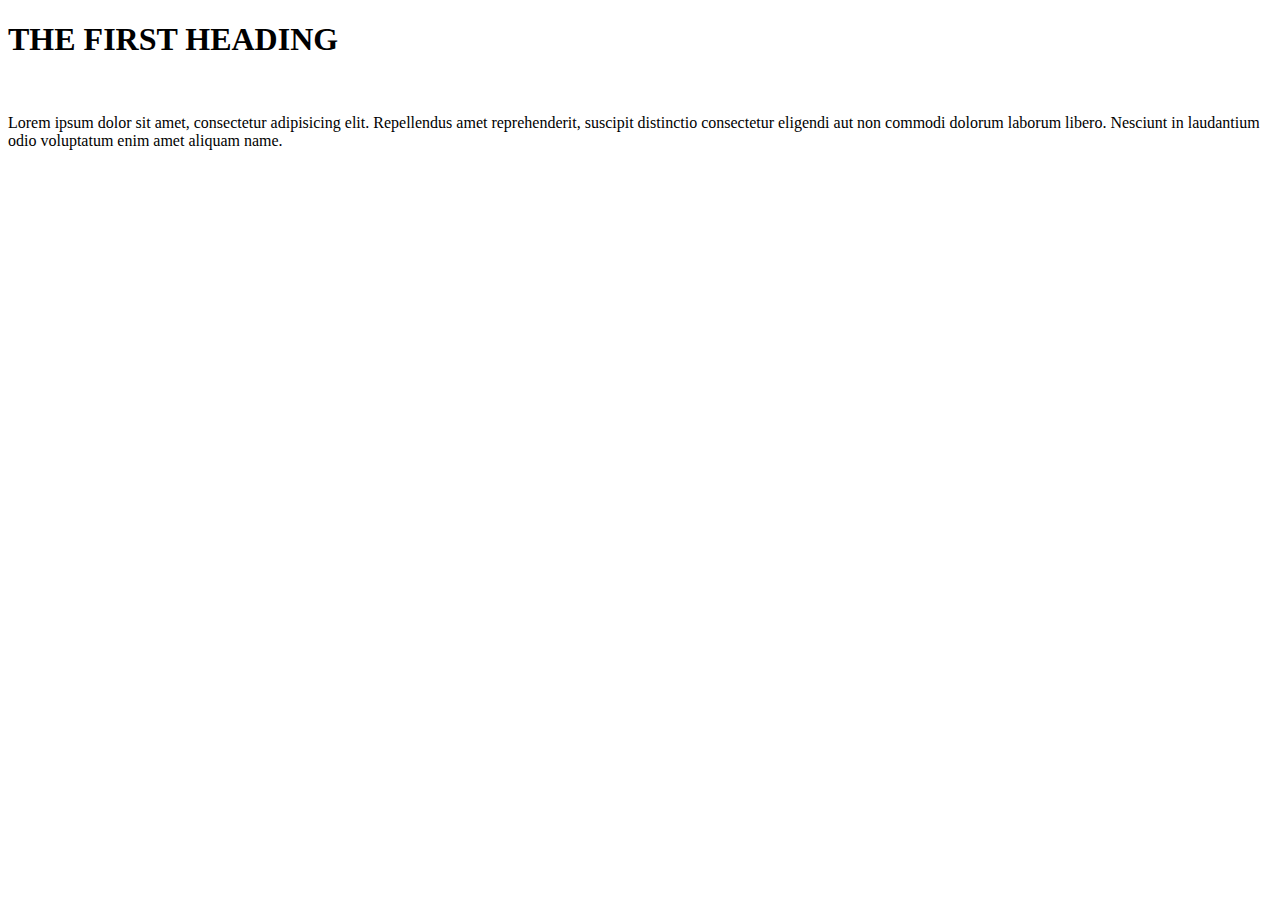
<file: index.html>
<!DOCTYPE html>

<html>

<head>
    <title>
        My Demo website
    </title>
</head>
<!--Just kidding -->
<h1>THE FIRST HEADING</h1>
<br>
<body>
    <p>Lorem ipsum dolor sit amet, consectetur adipisicing elit. Repellendus amet reprehenderit, 
    suscipit distinctio consectetur eligendi aut non commodi dolorum laborum libero. Nesciunt in 
    laudantium odio voluptatum enim amet aliquam name.</p> 
</body>
</html>
</file>
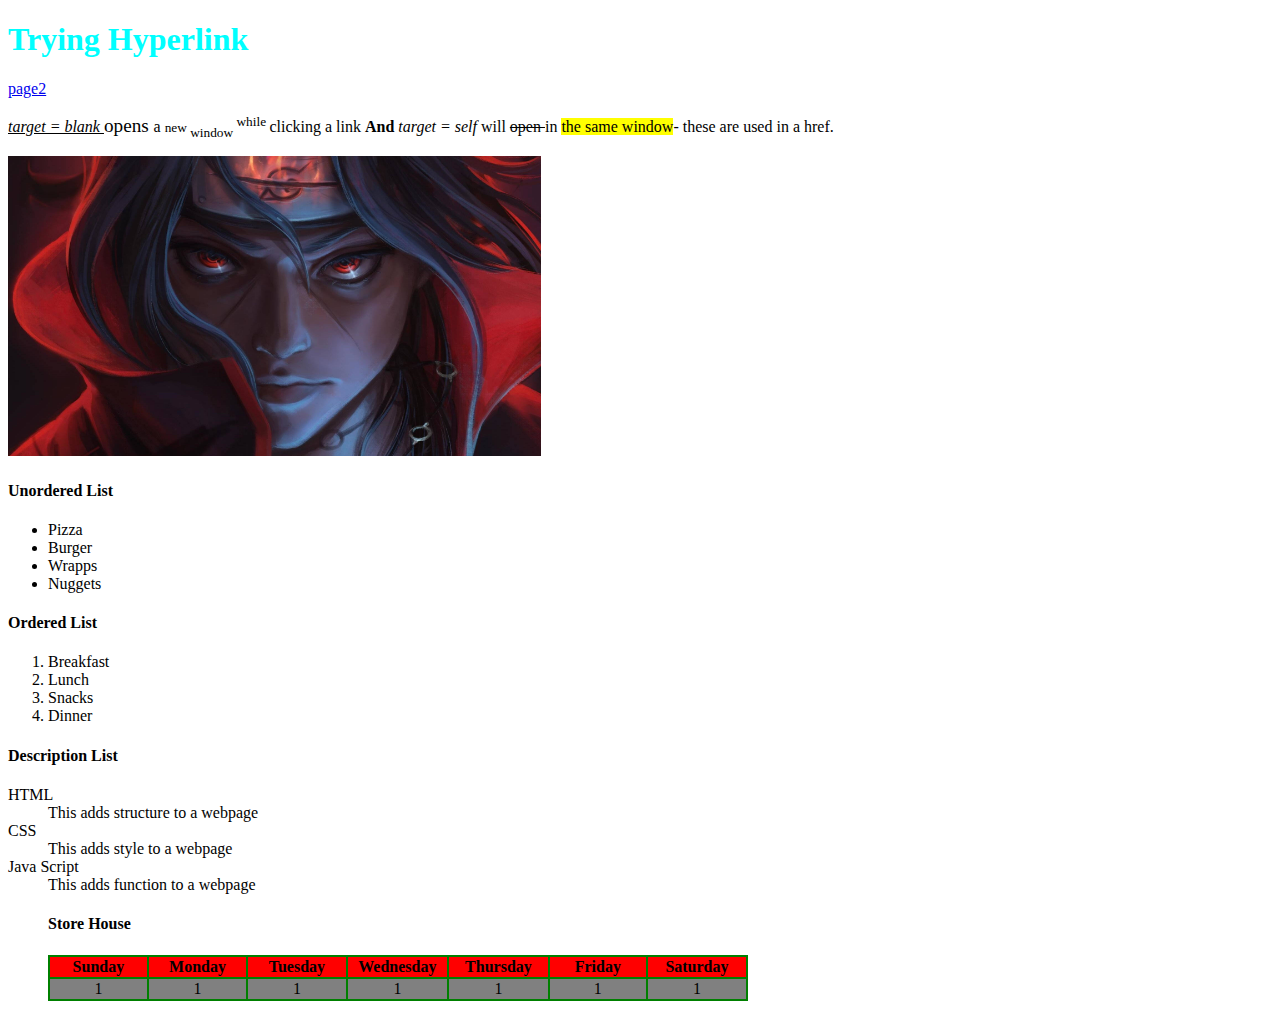
<file: First.html>
<!DOCTYPE html>
<html>
<head>
    <meta charset="UTF-8" />
    <title>My First Website</title>
    <meta name="Description" content="making first website">
    <meta name="author" content="Sidharth R S"> 
    <meta name="viewport" content="width=device-width, initial-scale=1.0">
    <meta http-equiv="refresh" content="100">
</head>
<body>
    <h1 style="color: cyan;">Trying Hyperlink</h1>
    <a href="page2.html" target="_self" title="This takes you to page2">
        page2
        </a>
    <p> <i> <ins> target = blank </ins> </i> <big> opens </big> a <small> new </small> <sub> window </sub> <sup> while </sup> clicking a link <b> And </b> <i> target = self </i> will <del> open </del> in <mark> the same window</mark>- these are used in a href.</p>
    <a href="https://en.wikipedia.org/wiki/Itachi_Uchiha">
    <img src="itachi.jpg" height="300" alt="This is a image of Itachi" title="Itachi image" >
    </a>
    <h4>Unordered List</h4>
    <ul>
        <li>Pizza</li>
        <li>Burger</li>
        <li>Wrapps</li>
        <li>Nuggets</li>
    </ul>
    <h4>Ordered List</h4>
    <ol>
        
        <li>Breakfast</li>
        <li>Lunch</li>
        <li>Snacks</li>
        <li>Dinner</li>
    </ol>
    <h4>Description List</h4>
    <ds>
        
        <dt>HTML</dt>
        <dd>This adds structure to a webpage</dd>
        <dt>CSS</dt>
        <dd>This adds style to a webpage
        <dt>Java Script</dt>
        <dd>This adds function to a webpage
    <h4>Store House</h4>
    <table bgcolor="green" width="700" >
        <tr bgcolor="red" >
            <th width="100">Sunday</th>
            <th width="100">Monday</th>
            <th width="100">Tuesday</th>
            <th width="100">Wednesday</th>
            <th width="100">Thursday</th>
            <th width="100">Friday</th>
            <th width="100">Saturday</th>
        </tr>
        <tr bgcolor="grey" align="center">
            <td>1</td>
            <td>1</td>
            <td>1</td>
            <td>1</td>
            <td>1</td>
            <td>1</td>
            <td>1</td>

        </tr>
    </table>

</body>
</html>
</file>
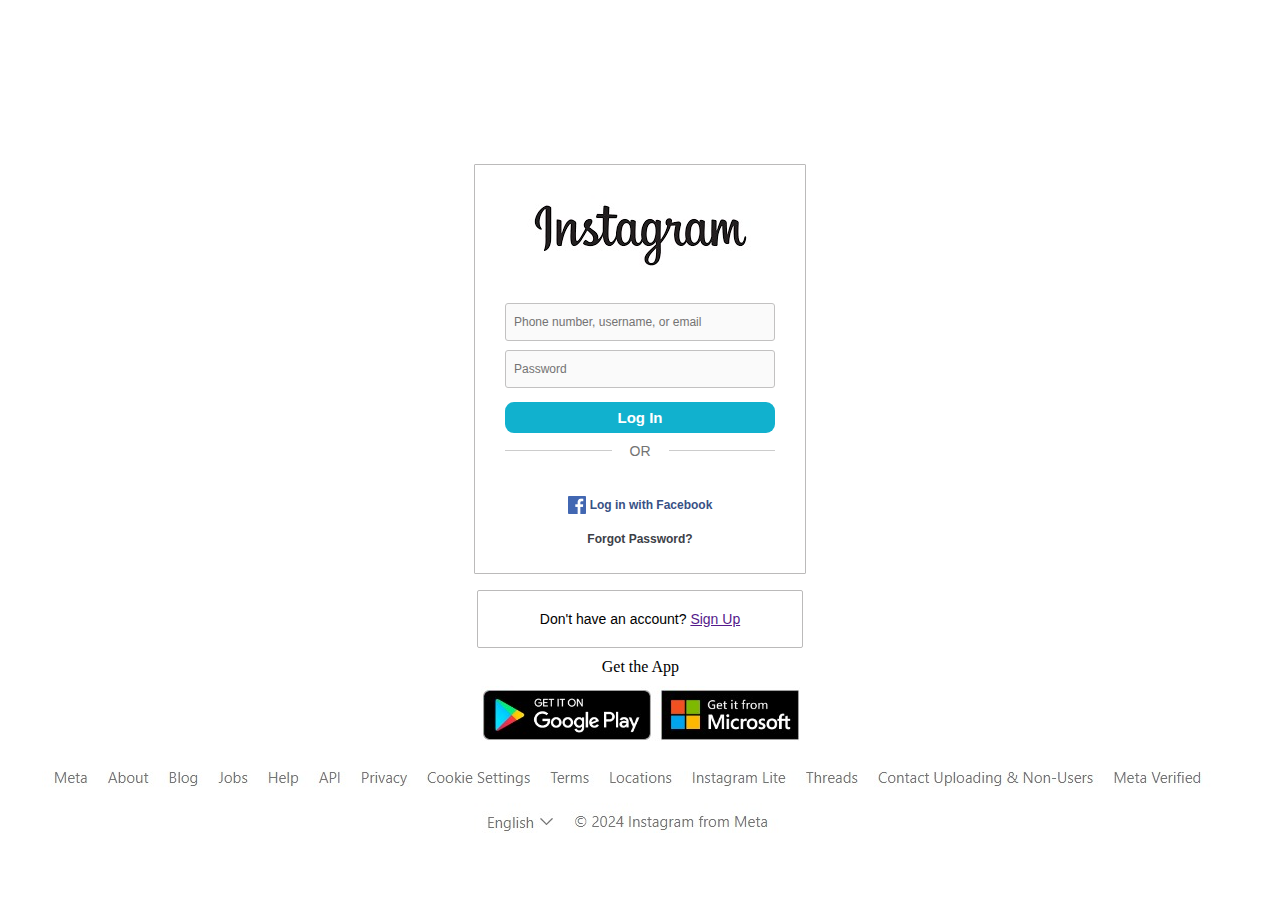
<file: Instagram/Clone1.html>
<!DOCTYPE html>
<html lang="en">
<head>
    <meta charset="UTF-8">
    <meta name="viewport" content="width=device-width, initial-scale=1.0">
    <title>Instagram Login Page</title>
    <link rel="stylesheet" href="style1.css">
</head>
<body>
    <div class="container">
        <div class="content">
            <img src="exact logo.jpg" alt="">
            <form action="#" class="form">
                <div class="inputs">
                    <label for="">
                        <input type="text" required="">
                        <span>Phone number, username, or email</span>
                    </label>
                    <label for="">
                        <input type="password" required="">
                        <span>Password</span>
                    </label>
                </div>
                <button>Log In</button>
            </form>
            <div class="seperator">
                <span></span>
                <span>OR</span>
                <span></span>
            </div>
            <div class="forgot-button">
                <button>
                    <img src="facebook-logo.png"alt=""></img>
                    <span><a href="">Log in with Facebook</a></span>
                </button>
                <button>Forgot Password?</button>
            </div>
        </div>
    </div>
    <div class="sign">
        <p>Don't have an account? <a href="">Sign Up</a></p>
    </div>
    <div class="playstore">
        <p>Get the App</p>
        <img src="playstore.jpg"alt=""></img> 
    </div>
    <div class="footer">
        <img src="footer.jpg"alt=""></img>
    </div>
   
</body>
</html>
</file>
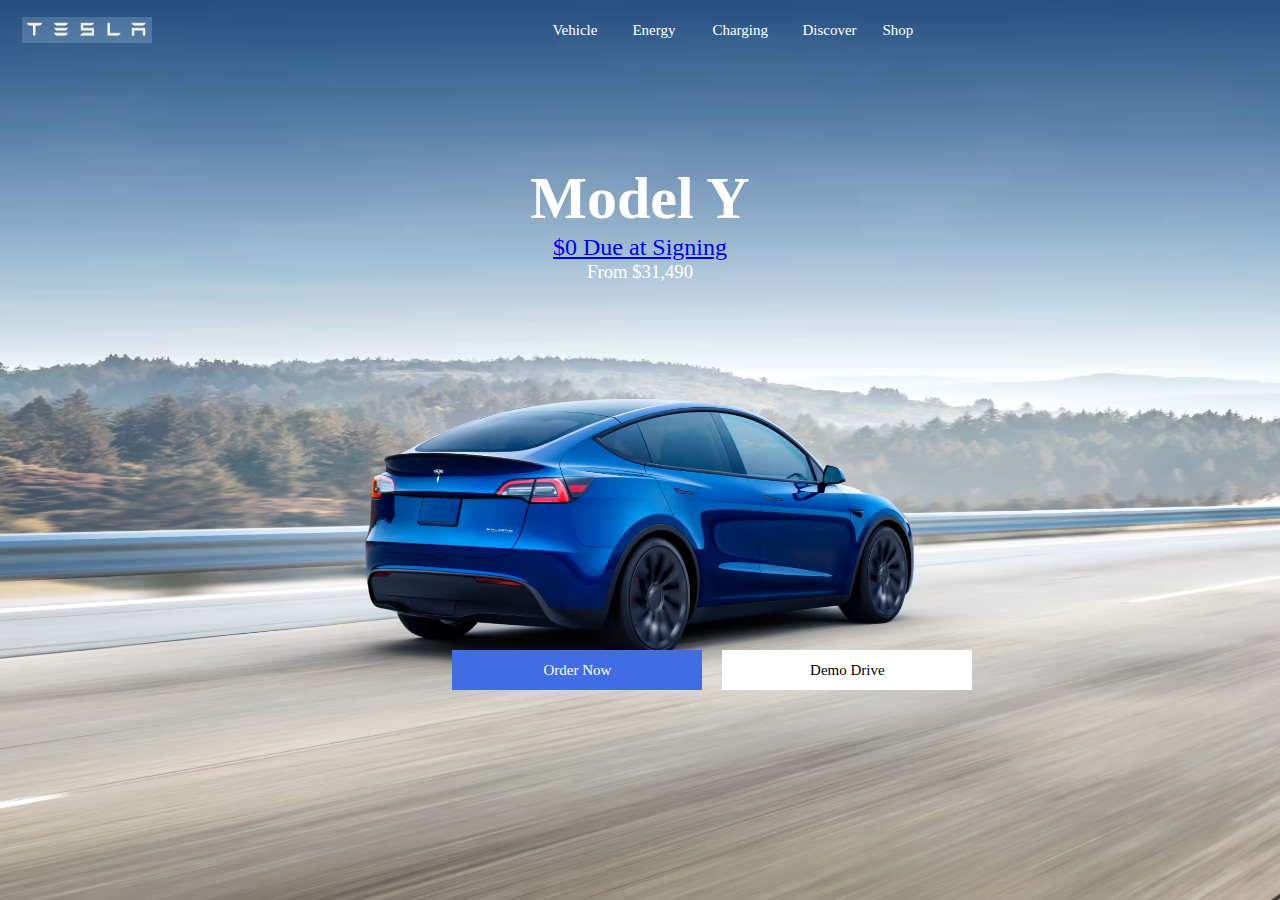
<file: Tesla/Clone.html>
<!DOCTYPE html>
<html>
<head>
    <meta name="viewport" content="width=device-width, initial-scale=1.0">
    <title>Tesla Website Clone</title>
    <link rel="stylesheet" href="style.css">
</head>
<body>
    <div class="header">
        <nav>
            <img src="teslalogo.jpg" class="logo">
            <button class="a">Vehicle</button>
            <button class="b">Energy</button>
            <button class="c">Charging</button>
            <button class="d">Discover</button>
            <button class="e">Shop</button>
            <button class="que"><img src="que.jpg"></button>
            <button class="web"><img src="web.jpg"></button>
            <button class="profile"><img src="profile.jpg"></button>
        </nav>
        <div class="header-content">
            <h1>Model Y</h1>
            <h2 style="color: #fff;"><a href="$0 Due at Signing.html">$0 Due at Signing</a></h3>
            <h3>From $31,490</h3>
        </div>
        <div>
            <button class="order">Order Now</button>
            <button class="demo">Demo Drive</button>
        </div>
    </div>
</body>
</html>
</file>
<file: Instagram/style1.css>
*{
    margin: 0;
    padding: 0;
    box-sizing: border-box;
}
body{padding-top: 100px;
    width: 100%;
    height: 100vh;
    display: flex;
    align-items: center;
    justify-content: center;
    flex-direction: column;
}
.container{
    border: 1px solid #bbbaba;
    padding: 4px 30px 10px 30px;
    background: #fff;
    font-family: sans-serif;
    color: #737373;
    border-radius: 1px;
    text-align: center;
}
.content{
    padding: 10px 0;
}
.content image{
    padding-top: 20px;
    padding: 200px ;
    margin-bottom: 50px;
}
.form{
    display: flex;
    flex-direction: column;
    row-gap: 14px;
}
.inputs{
    display: flex;
    flex-direction: column;
    row-gap: 9px;
}
.content label{
    display: flex;
    align-items: center;
    width: 270px;
    height: 38px;
    position: relative;
    border: 1px solid #c2c1c1;
    background: rgb(250, 250, 250);
    border-radius: 3px;  
}
.content label span{
    align-items: center;
    position: absolute;
    left: 8px;
    font-size: 12px;
}
.content input{
    border: 0;
    background: transparent;
    font-size: 12px;
    outline: none;
    padding: 9px 8px 7px 8px;
    width: 100%;
}
.content button{
    background-color:  rgb(17, 177, 206);
    border: 0;
    padding: 7px 15px;
    border-radius: 9px;
    color: white;
    font-weight: 800;
    font-size:15px;
}
.forgot-button button{
    background: none;
    display: flex;
    align-items: center;
    justify-content: center;
    column-gap: 4px;
    margin-top: -20px;
    border: 0;
    font-size: 12px;
    color: #3c4047;

}
.forgot-button{
    display: flex;
    align-items: center;
    flex-direction: column;
    row-gap: 24px;
    margin-top: 50px;
}
.forgot-button button img{
    width: 18px;
    margin: 0;
}
.forgot-button button span a{
    text-decoration: none;
    font-size: 12px;
    color: #385185;
}
.seperator{
    display: flex;
    align-items: center;
    justify-content: space-between;
    margin-top: 10px;
    column-gap: 18px;
    font-size: 14px;
}
.seperator span:nth-child(1),
.seperator span:nth-child(3){
    width: 100%;
    height: 1px;
    background: #ccc;
    display:block;
}
.sign{
    border: 1px solid #bbbaba;
    padding: 20px 62px;
    margin-top: 16px;
    font-family: sans-serif;
    font-size: 14px;
    border-radius: 2px;
}
.sign-up p a{
    text-decoration: none;
    color: #0cb6d4;
    font-weight: 700;
}
.playstore{
    margin-top: 10px;
    padding-bottom: 10px;
}
.playstore p{
    align-items: center;
    padding-left: 38%;
    margin-bottom: 10px;
}
</file>
<file: Tesla/style.css>
*{
    margin: 0;
    padding: 0;
    font-family:'poppins', sans-seriff;
    box-sizing: border-box;
}
body{
    color: white;

}
.header{
    width: 100%;
    height: 100vh;
    background-image: url(tesla.png);
    background-size: cover;
    background-position: center;
    padding: 10px 8%;
    position: relative;
}

nav{
    display:  flex;
    align-items: center;
    justify-content: space-between;
    margin: 20px;
}
.logo{
    width: 130px;
    cursor: pointer;
    position: absolute;
    margin-left: -100px;
    background: transparent;
}
nav button{
    position: absolute;
    border: 0;
    outline: 0;
    background: transparent;
    color: white;
    padding:2px 80px;
    font-size: 12px;
    cursor: pointer;
}
.que{
    position: absolute;
    margin: 0 1150px;
}
.web{
    margin: 0 1200px;
}
.profile{
    margin: 0 1250px;
}
.a{
    margin-left: 350px;
    font-size: 15px;
}
.b{
    margin-left: 430px;
    font-size: 15px;
}
.c{
    margin-left: 510px;
    font-size: 15px;
}
.d{
    margin-left: 600px;
    font-size: 15px;
}
.e{
    margin-left: 680px;
    font-size: 15px;
}
.header-content{
    position: absolute;
    top: 50%;
    left: 50%;
    transform: translate(-50%,-50%);
    text-align: center;
    margin-top: 1%;
}
.header-content h1{
    font-size: 60px;
    line-height: 70px;
    font-weight: 550;
    max-width: 650px;
    margin-top: -300px;
}
.header-content h2{
    font-family: ;
    font-weight: 20;
    margin-top: 1px;
}
.header-content h3{
    padding-top: -10px;
    font-weight: 430;
    margin-bottom: 20px;
}
.order{
    color: #fff;
    border: 0;
    outline: 0;
    align-items: center;
    position: absolute;
    font-size: 15px;
    margin: 600px 350px;
    width: 250px;
    height: 40px;
    outline: transparent;
    background-color: #406ce4;
}
.demo{
    border: 0;
    outline: 0;
    align-items: center;
    position: absolute;
    font-size: 15px;
    margin: 600px 620px;
    width: 250px;
    height: 40px;
    outline: transparent;
    background-color: white;
}
</file>
